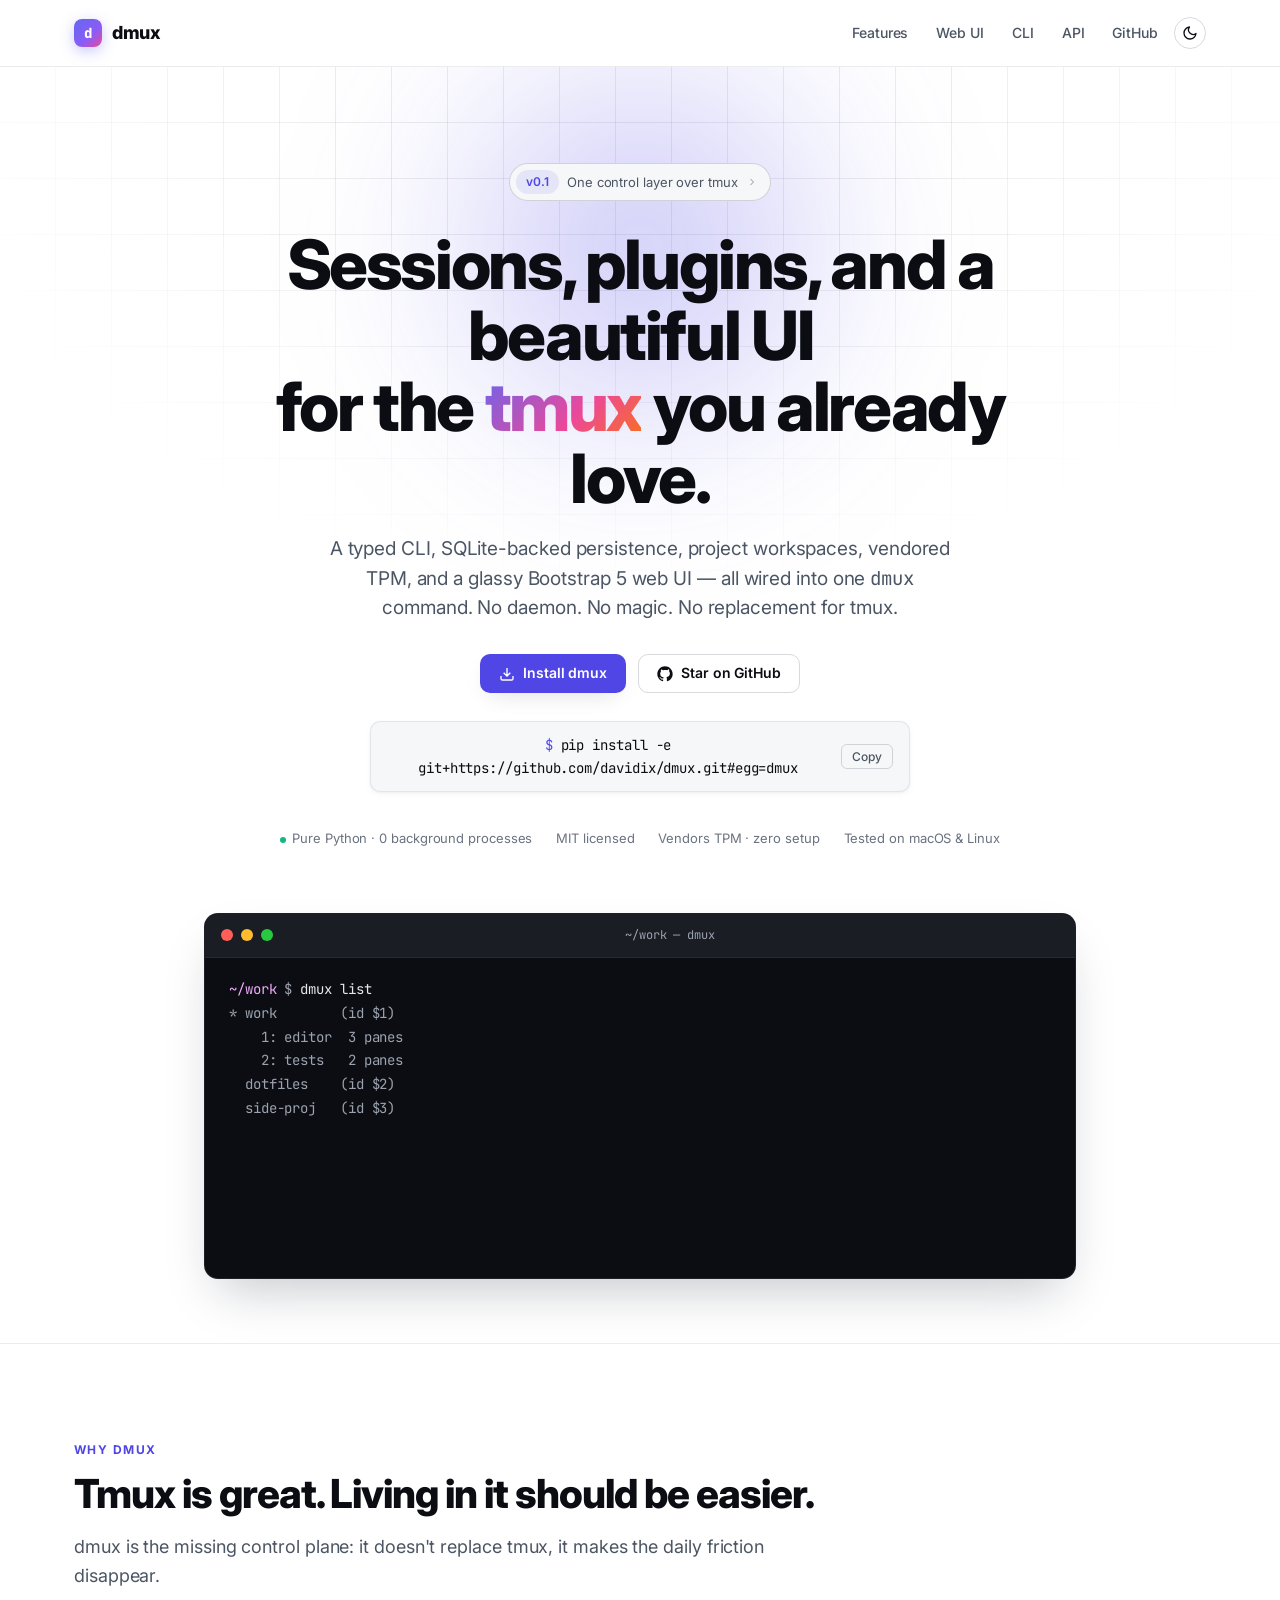
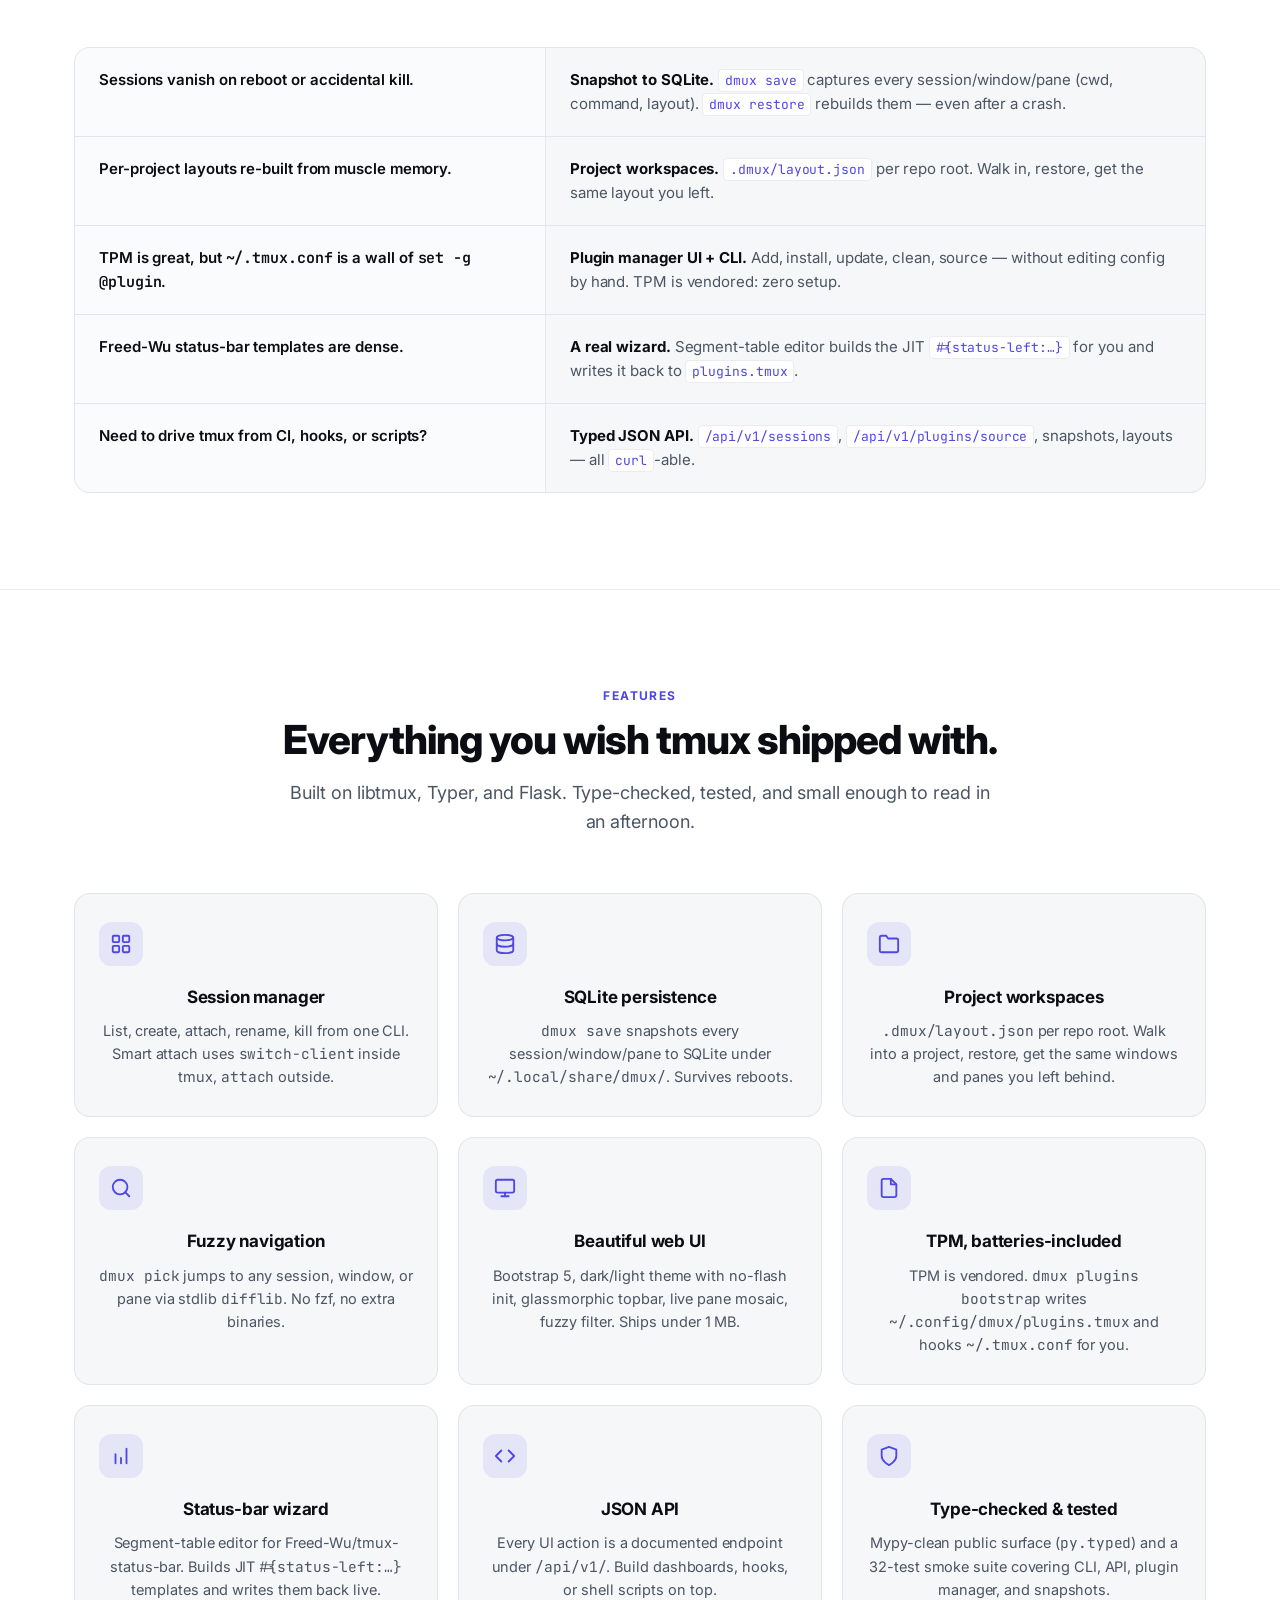
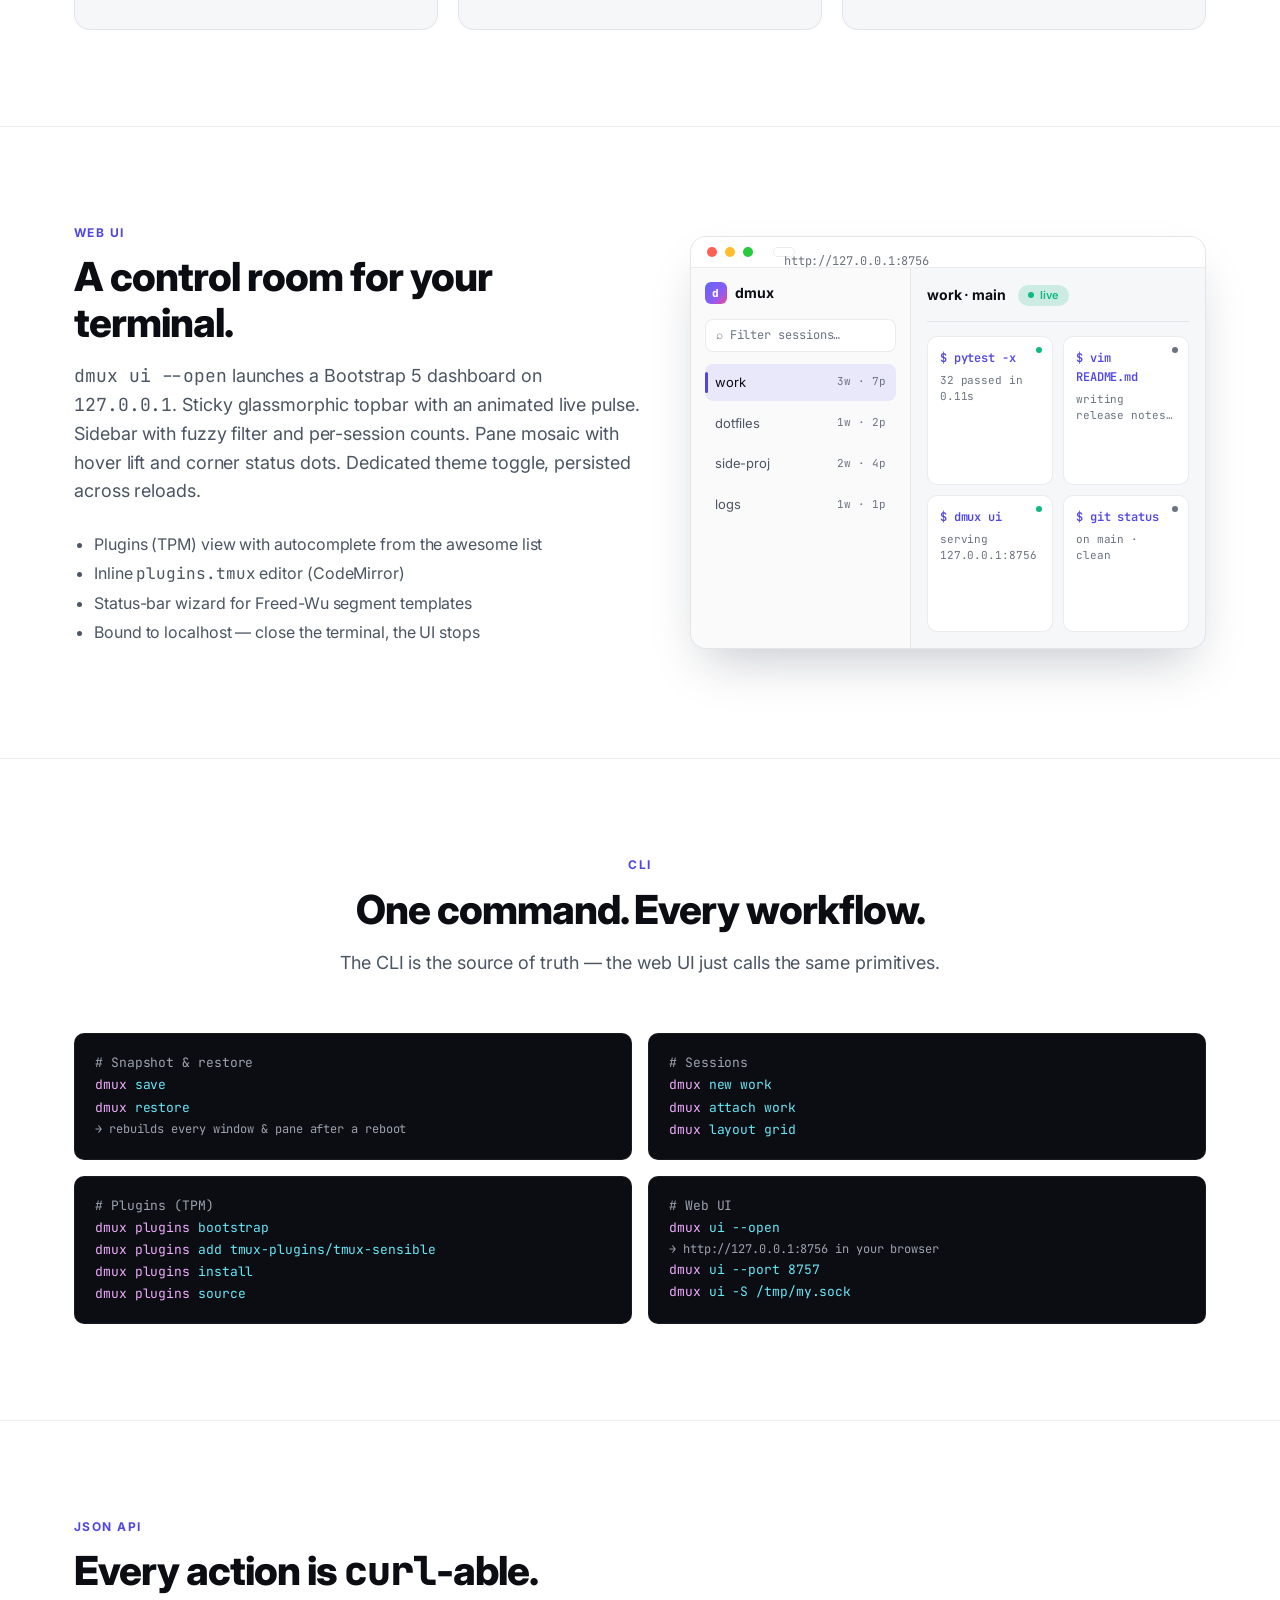
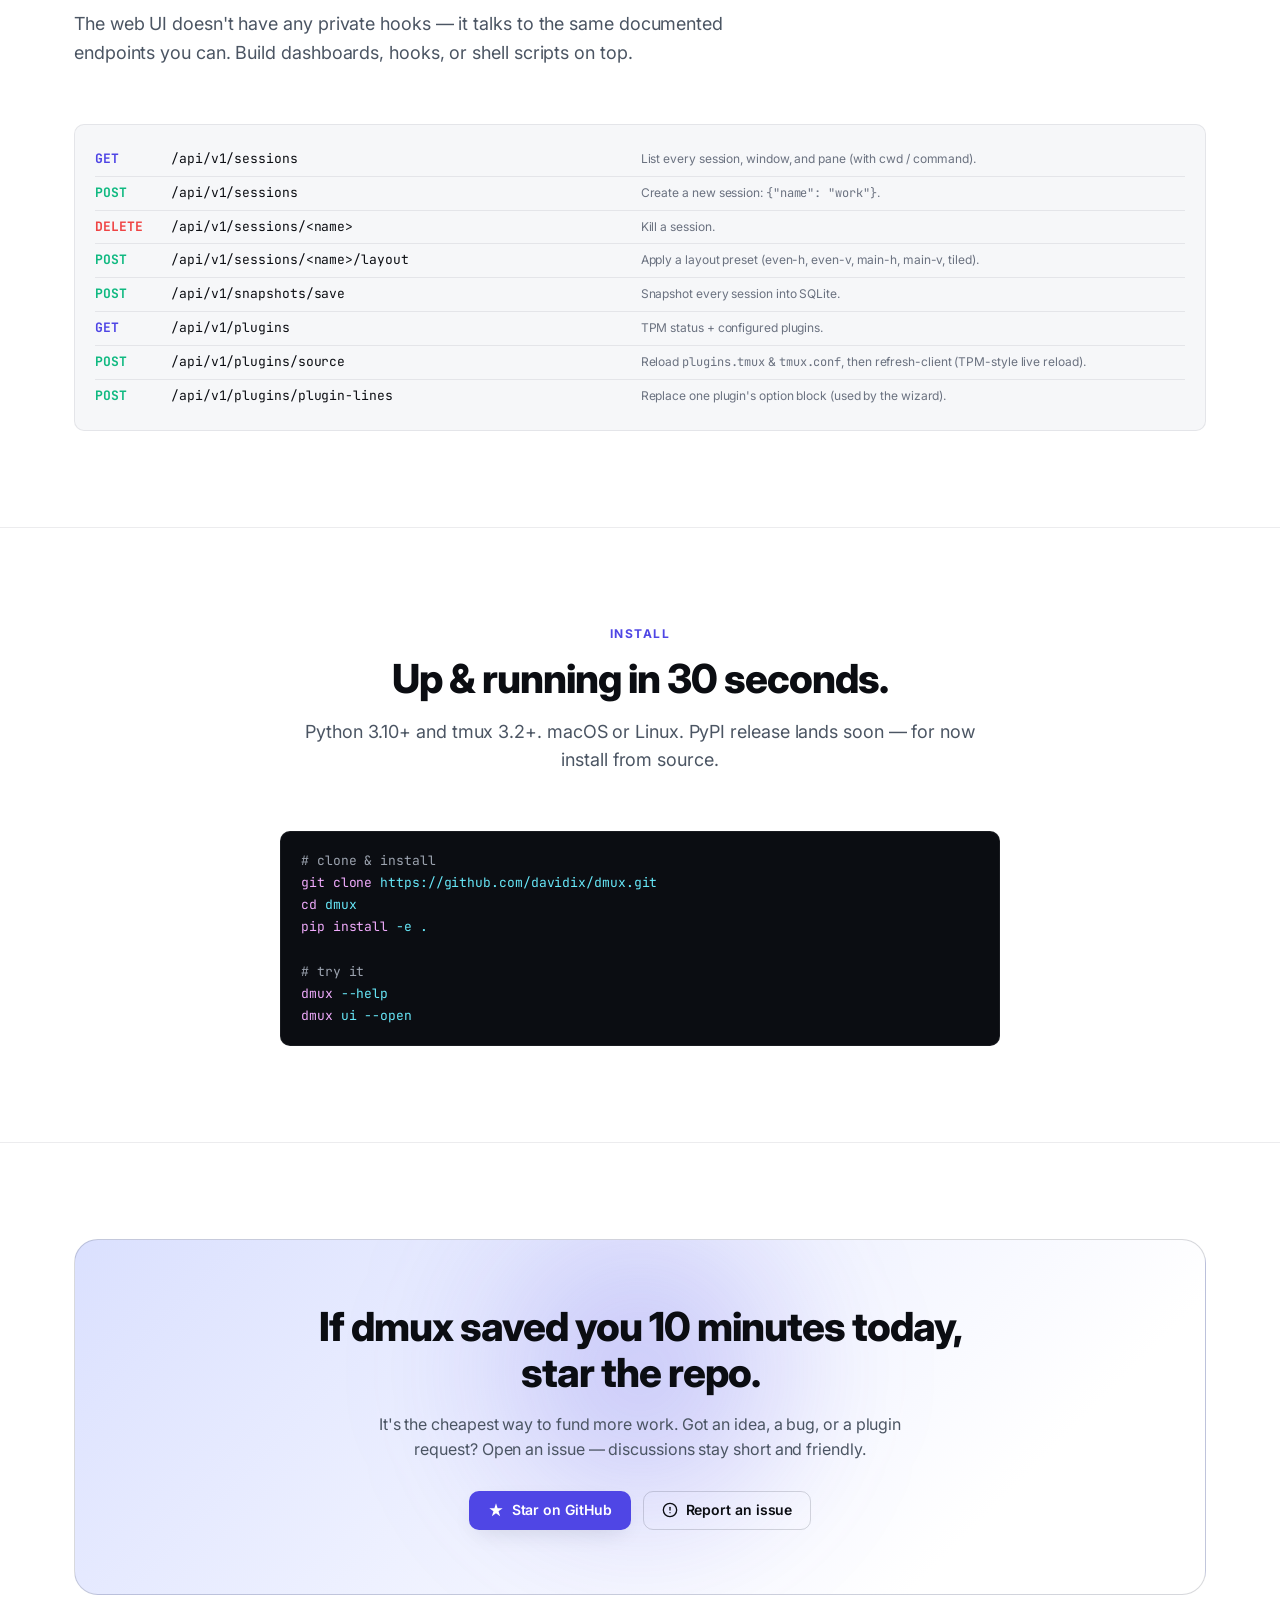
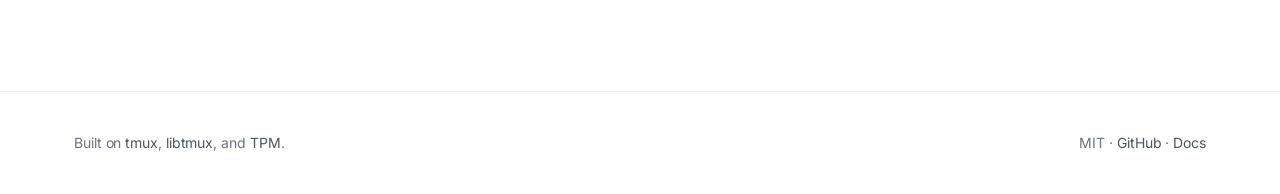
<file: docs/index.html>
<!doctype html>
<html lang="en" data-theme="dark">
  <head>
    <meta charset="utf-8" />
    <meta name="viewport" content="width=device-width, initial-scale=1, viewport-fit=cover" />
    <title>dmux — one control layer over tmux</title>
    <meta
      name="description"
      content="dmux is a unified control layer over tmux: typed CLI, SQLite-backed persistence, project workspaces, fuzzy navigation, JSON API, vendored TPM, and a beautiful web UI with a Freed-Wu status-bar wizard."
    />
    <meta name="theme-color" content="#0b0d12" media="(prefers-color-scheme: dark)" />
    <meta name="theme-color" content="#ffffff" media="(prefers-color-scheme: light)" />

    <!-- OpenGraph / Twitter -->
    <meta property="og:title" content="dmux — one control layer over tmux" />
    <meta
      property="og:description"
      content="Sessions, persistence, plugins, and a beautiful web UI for tmux. Built on libtmux, Typer, Flask. Vendors TPM."
    />
    <meta property="og:type" content="website" />
    <meta property="og:url" content="https://davidix.github.io/dmux/" />
    <meta property="og:image" content="https://davidix.github.io/dmux/assets/og-card.svg" />
    <meta name="twitter:card" content="summary_large_image" />
    <meta name="twitter:title" content="dmux — one control layer over tmux" />
    <meta
      name="twitter:description"
      content="Sessions, persistence, plugins, and a beautiful web UI for tmux."
    />
    <meta name="twitter:image" content="https://davidix.github.io/dmux/assets/og-card.svg" />

    <link rel="icon" type="image/svg+xml" href="assets/logo.svg" />
    <link
      rel="preconnect"
      href="https://fonts.googleapis.com"
      crossorigin="anonymous"
    />
    <link rel="preconnect" href="https://fonts.gstatic.com" crossorigin="anonymous" />
    <link
      rel="stylesheet"
      href="https://fonts.googleapis.com/css2?family=Inter:wght@400;500;600;700;800&family=JetBrains+Mono:wght@400;500;700&display=swap"
    />

    <!-- No-flash theme: read storage / system pref before first paint -->
    <script>
      (function () {
        try {
          var stored = localStorage.getItem("dmux-site-theme");
          var prefersDark =
            window.matchMedia &&
            window.matchMedia("(prefers-color-scheme: dark)").matches;
          var theme = stored || (prefersDark ? "dark" : "light");
          document.documentElement.setAttribute("data-theme", theme);
        } catch (e) {}
      })();
    </script>

    <style>
      :root {
        --bg: #ffffff;
        --bg-elev: #f6f7f9;
        --bg-elev-2: #ffffff;
        --text: #0b0d12;
        --text-muted: #4b5563;
        --text-subtle: #6b7280;
        --border: rgba(15, 23, 42, 0.08);
        --border-strong: rgba(15, 23, 42, 0.16);
        --primary: #4f46e5;
        --primary-hover: #4338ca;
        --primary-soft: rgba(79, 70, 229, 0.1);
        --accent: #10b981;
        --warn: #f59e0b;
        --danger: #ef4444;
        --shadow-sm: 0 1px 2px rgba(15, 23, 42, 0.04),
          0 2px 6px rgba(15, 23, 42, 0.04);
        --shadow-md: 0 8px 24px -10px rgba(15, 23, 42, 0.18);
        --shadow-lg: 0 24px 48px -16px rgba(15, 23, 42, 0.25);
        --radius-sm: 6px;
        --radius: 10px;
        --radius-lg: 16px;
        --radius-xl: 24px;
        --grid-fade: linear-gradient(180deg, rgba(255, 255, 255, 0) 0%, var(--bg) 80%);
        --term-bg: #0b0d12;
        --term-text: #e5e7eb;
        --term-dim: #9ca3af;
        --term-cyan: #67e8f9;
        --term-green: #86efac;
        --term-yellow: #fde047;
        --term-magenta: #f0abfc;
        --term-blue: #93c5fd;
      }

      [data-theme="dark"] {
        --bg: #0b0d12;
        --bg-elev: #11141b;
        --bg-elev-2: #161922;
        --text: #f1f5f9;
        --text-muted: #cbd5e1;
        --text-subtle: #94a3b8;
        --border: rgba(148, 163, 184, 0.14);
        --border-strong: rgba(148, 163, 184, 0.24);
        --primary: #818cf8;
        --primary-hover: #a5b4fc;
        --primary-soft: rgba(129, 140, 248, 0.16);
        --accent: #34d399;
        --shadow-sm: 0 1px 2px rgba(0, 0, 0, 0.3),
          0 2px 6px rgba(0, 0, 0, 0.25);
        --shadow-md: 0 8px 24px -10px rgba(0, 0, 0, 0.6);
        --shadow-lg: 0 24px 48px -16px rgba(0, 0, 0, 0.7);
        --grid-fade: linear-gradient(180deg, rgba(11, 13, 18, 0) 0%, var(--bg) 80%);
      }

      * {
        box-sizing: border-box;
      }
      html,
      body {
        margin: 0;
        padding: 0;
      }
      html {
        scroll-behavior: smooth;
      }
      body {
        font-family: "Inter", system-ui, -apple-system, "Segoe UI", Roboto, sans-serif;
        font-size: 16px;
        line-height: 1.6;
        color: var(--text);
        background: var(--bg);
        -webkit-font-smoothing: antialiased;
        -moz-osx-font-smoothing: grayscale;
        letter-spacing: -0.005em;
        overflow-x: hidden;
      }
      img,
      svg {
        max-width: 100%;
        display: block;
      }
      a {
        color: var(--primary);
        text-decoration: none;
        transition: color 0.15s ease;
      }
      a:hover {
        color: var(--primary-hover);
      }
      code,
      pre,
      kbd,
      .mono {
        font-family: "JetBrains Mono", ui-monospace, SFMono-Regular, Menlo,
          Consolas, monospace;
        font-feature-settings: "calt", "liga";
      }

      /* ---------- Layout primitives ---------- */
      .wrap {
        max-width: 1180px;
        margin: 0 auto;
        padding: 0 24px;
      }
      .stack > * + * {
        margin-top: 24px;
      }
      section {
        padding: 96px 0;
        position: relative;
      }
      section + section {
        border-top: 1px solid var(--border);
      }

      /* ---------- Buttons ---------- */
      .btn {
        display: inline-flex;
        align-items: center;
        gap: 8px;
        padding: 10px 18px;
        border-radius: var(--radius);
        border: 1px solid transparent;
        font-weight: 600;
        font-size: 14px;
        line-height: 1.2;
        cursor: pointer;
        transition: transform 0.12s ease, box-shadow 0.15s ease, background 0.15s ease,
          border-color 0.15s ease, color 0.15s ease;
        white-space: nowrap;
        text-decoration: none;
      }
      .btn-primary {
        background: var(--primary);
        color: #ffffff;
        box-shadow: var(--shadow-md);
      }
      .btn-primary:hover {
        background: var(--primary-hover);
        color: #ffffff;
        transform: translateY(-1px);
        box-shadow: var(--shadow-lg);
      }
      .btn-ghost {
        background: transparent;
        color: var(--text);
        border-color: var(--border-strong);
      }
      .btn-ghost:hover {
        background: var(--bg-elev);
        color: var(--text);
        transform: translateY(-1px);
      }
      .btn svg {
        width: 16px;
        height: 16px;
      }

      /* ---------- Top nav ---------- */
      .nav {
        position: sticky;
        top: 0;
        z-index: 50;
        backdrop-filter: saturate(180%) blur(14px);
        -webkit-backdrop-filter: saturate(180%) blur(14px);
        background: color-mix(in oklab, var(--bg) 80%, transparent);
        border-bottom: 1px solid var(--border);
      }
      .nav-inner {
        display: flex;
        align-items: center;
        gap: 16px;
        padding: 14px 24px;
        max-width: 1180px;
        margin: 0 auto;
      }
      .brand {
        display: flex;
        align-items: center;
        gap: 10px;
        font-weight: 800;
        font-size: 18px;
        color: var(--text);
        letter-spacing: -0.02em;
      }
      .brand-logo {
        width: 28px;
        height: 28px;
        border-radius: 8px;
        background: linear-gradient(135deg, #6366f1, #8b5cf6 60%, #ec4899);
        display: grid;
        place-items: center;
        color: #fff;
        font-weight: 800;
        font-size: 14px;
        font-family: "JetBrains Mono", monospace;
        letter-spacing: -0.04em;
        box-shadow: 0 4px 14px rgba(99, 102, 241, 0.35);
      }
      .nav-links {
        display: flex;
        gap: 4px;
        margin-left: auto;
        align-items: center;
      }
      .nav-link {
        padding: 8px 12px;
        border-radius: 8px;
        color: var(--text-muted);
        font-weight: 500;
        font-size: 14px;
      }
      .nav-link:hover {
        background: var(--bg-elev);
        color: var(--text);
      }
      .theme-toggle {
        background: transparent;
        border: 1px solid var(--border-strong);
        border-radius: 999px;
        padding: 6px;
        width: 32px;
        height: 32px;
        cursor: pointer;
        color: var(--text);
        display: grid;
        place-items: center;
      }
      .theme-toggle:hover {
        background: var(--bg-elev);
      }
      .theme-toggle svg {
        width: 16px;
        height: 16px;
      }
      [data-theme="dark"] .theme-toggle .icon-moon {
        display: none;
      }
      [data-theme="light"] .theme-toggle .icon-sun {
        display: none;
      }

      /* ---------- Hero ---------- */
      .hero {
        padding: 96px 0 64px;
        position: relative;
        overflow: hidden;
      }
      .hero::before {
        content: "";
        position: absolute;
        inset: 0;
        background-image: linear-gradient(var(--border) 1px, transparent 1px),
          linear-gradient(90deg, var(--border) 1px, transparent 1px);
        background-size: 56px 56px;
        background-position: -1px -1px;
        mask-image: radial-gradient(ellipse 80% 60% at 50% 0%, #000 30%, transparent 70%);
        -webkit-mask-image: radial-gradient(
          ellipse 80% 60% at 50% 0%,
          #000 30%,
          transparent 70%
        );
        pointer-events: none;
      }
      .hero::after {
        content: "";
        position: absolute;
        top: -120px;
        left: 50%;
        transform: translateX(-50%);
        width: 600px;
        height: 600px;
        background: radial-gradient(
          circle,
          color-mix(in oklab, var(--primary) 35%, transparent) 0%,
          transparent 60%
        );
        filter: blur(80px);
        pointer-events: none;
        z-index: 0;
      }
      .hero-inner {
        position: relative;
        z-index: 1;
        max-width: 880px;
        margin: 0 auto;
        text-align: center;
      }
      .pill {
        display: inline-flex;
        align-items: center;
        gap: 8px;
        padding: 6px 12px 6px 6px;
        border: 1px solid var(--border-strong);
        background: var(--bg-elev);
        border-radius: 999px;
        font-size: 13px;
        color: var(--text-muted);
        margin-bottom: 28px;
      }
      .pill .pill-tag {
        background: var(--primary-soft);
        color: var(--primary);
        font-weight: 600;
        padding: 2px 10px;
        border-radius: 999px;
        font-size: 12px;
      }
      .pill svg {
        width: 12px;
        height: 12px;
        opacity: 0.6;
      }
      h1 {
        font-size: clamp(40px, 6vw, 68px);
        line-height: 1.05;
        letter-spacing: -0.035em;
        font-weight: 800;
        margin: 0 0 20px;
        color: var(--text);
      }
      h1 .grad {
        background: linear-gradient(135deg, #6366f1 0%, #ec4899 60%, #f97316 100%);
        -webkit-background-clip: text;
        background-clip: text;
        color: transparent;
      }
      .hero-sub {
        font-size: 19px;
        color: var(--text-muted);
        max-width: 640px;
        margin: 0 auto 32px;
        line-height: 1.55;
      }
      .hero-ctas {
        display: flex;
        gap: 12px;
        justify-content: center;
        flex-wrap: wrap;
        margin-bottom: 28px;
      }
      .install-card {
        max-width: 540px;
        margin: 0 auto;
        background: var(--bg-elev);
        border: 1px solid var(--border);
        border-radius: var(--radius);
        padding: 12px 16px;
        display: flex;
        align-items: center;
        justify-content: space-between;
        gap: 12px;
        font-family: "JetBrains Mono", monospace;
        font-size: 14px;
        color: var(--text);
        box-shadow: var(--shadow-sm);
      }
      .install-card span.prompt {
        color: var(--primary);
        margin-right: 8px;
      }
      .install-card .copy-btn {
        background: transparent;
        border: 1px solid var(--border-strong);
        color: var(--text-muted);
        padding: 4px 10px;
        border-radius: 6px;
        cursor: pointer;
        font-size: 12px;
        font-family: "Inter", sans-serif;
        font-weight: 500;
        transition: all 0.15s ease;
      }
      .install-card .copy-btn:hover {
        background: var(--bg);
        color: var(--text);
      }
      .install-card .copy-btn.ok {
        background: var(--accent);
        color: #fff;
        border-color: var(--accent);
      }
      .hero-meta {
        margin-top: 36px;
        display: flex;
        gap: 24px;
        justify-content: center;
        flex-wrap: wrap;
        font-size: 13px;
        color: var(--text-subtle);
      }
      .hero-meta .dot {
        width: 6px;
        height: 6px;
        border-radius: 999px;
        background: var(--accent);
        display: inline-block;
        margin-right: 6px;
        animation: pulse 2s ease-in-out infinite;
      }
      @keyframes pulse {
        0%,
        100% {
          opacity: 0.6;
          transform: scale(1);
        }
        50% {
          opacity: 1;
          transform: scale(1.4);
        }
      }

      /* ---------- Hero terminal ---------- */
      .term-wrap {
        margin-top: 64px;
        max-width: 920px;
        margin-left: auto;
        margin-right: auto;
        position: relative;
        z-index: 1;
      }
      .terminal {
        background: var(--term-bg);
        border-radius: 14px;
        overflow: hidden;
        box-shadow: var(--shadow-lg), 0 0 0 1px rgba(255, 255, 255, 0.06);
        border: 1px solid rgba(255, 255, 255, 0.08);
      }
      .term-bar {
        background: #1a1d24;
        padding: 12px 16px;
        display: flex;
        align-items: center;
        gap: 8px;
        border-bottom: 1px solid rgba(255, 255, 255, 0.06);
      }
      .term-bar .dot-r {
        background: #ff5f56;
      }
      .term-bar .dot-y {
        background: #ffbd2e;
      }
      .term-bar .dot-g {
        background: #27c93f;
      }
      .term-bar > span {
        width: 12px;
        height: 12px;
        border-radius: 999px;
      }
      .term-bar .term-title {
        margin-left: auto;
        font-family: "JetBrains Mono", monospace;
        color: var(--term-dim);
        font-size: 12px;
        margin-right: auto;
        text-align: center;
      }
      .term-body {
        padding: 20px 24px 24px;
        font-family: "JetBrains Mono", monospace;
        font-size: 14px;
        line-height: 1.7;
        color: var(--term-text);
        min-height: 320px;
        text-align: left;
      }
      .term-line {
        white-space: pre-wrap;
      }
      .term-prompt {
        color: var(--term-magenta);
      }
      .term-cmd {
        color: var(--term-text);
      }
      .term-out {
        color: var(--term-dim);
      }
      .term-ok {
        color: var(--term-green);
      }
      .term-key {
        color: var(--term-cyan);
      }
      .term-warn {
        color: var(--term-yellow);
      }
      .term-blue {
        color: var(--term-blue);
      }
      .cursor {
        display: inline-block;
        width: 8px;
        height: 16px;
        background: var(--term-text);
        margin-left: 2px;
        vertical-align: text-bottom;
        animation: blink 1s steps(2) infinite;
      }
      @keyframes blink {
        50% {
          opacity: 0;
        }
      }

      /* ---------- Section heads ---------- */
      .eyebrow {
        font-size: 12px;
        font-weight: 700;
        text-transform: uppercase;
        letter-spacing: 0.12em;
        color: var(--primary);
        margin-bottom: 12px;
      }
      h2 {
        font-size: clamp(28px, 4vw, 40px);
        line-height: 1.15;
        letter-spacing: -0.025em;
        font-weight: 800;
        margin: 0 0 16px;
      }
      .lead {
        font-size: 18px;
        color: var(--text-muted);
        max-width: 720px;
        margin: 0 0 56px;
        line-height: 1.6;
      }
      .center {
        text-align: center;
      }
      .center .lead {
        margin-left: auto;
        margin-right: auto;
      }

      /* ---------- Features grid ---------- */
      .grid-features {
        display: grid;
        grid-template-columns: repeat(3, 1fr);
        gap: 20px;
      }
      @media (max-width: 880px) {
        .grid-features {
          grid-template-columns: 1fr;
        }
      }
      .feature {
        background: var(--bg-elev);
        border: 1px solid var(--border);
        border-radius: var(--radius-lg);
        padding: 28px 24px;
        transition: transform 0.2s ease, box-shadow 0.2s ease, border-color 0.2s ease;
        position: relative;
      }
      .feature:hover {
        transform: translateY(-3px);
        box-shadow: var(--shadow-md);
        border-color: var(--border-strong);
      }
      .feature-icon {
        width: 44px;
        height: 44px;
        border-radius: 12px;
        background: var(--primary-soft);
        color: var(--primary);
        display: grid;
        place-items: center;
        margin-bottom: 18px;
      }
      .feature-icon svg {
        width: 22px;
        height: 22px;
      }
      .feature h3 {
        margin: 0 0 8px;
        font-size: 17px;
        font-weight: 700;
        color: var(--text);
        letter-spacing: -0.01em;
      }
      .feature p {
        margin: 0;
        color: var(--text-muted);
        font-size: 14.5px;
        line-height: 1.6;
      }

      /* ---------- Comparison table ---------- */
      .compare {
        background: var(--bg-elev);
        border: 1px solid var(--border);
        border-radius: var(--radius-lg);
        overflow: hidden;
      }
      .compare-row {
        display: grid;
        grid-template-columns: 1fr 1.4fr;
        border-top: 1px solid var(--border);
      }
      .compare-row:first-child {
        border-top: none;
      }
      .compare-cell {
        padding: 20px 24px;
      }
      .compare-cell.q {
        background: color-mix(in oklab, var(--bg-elev-2) 50%, var(--bg-elev));
        font-weight: 600;
        color: var(--text);
        border-right: 1px solid var(--border);
        font-size: 15px;
      }
      .compare-cell.a {
        color: var(--text-muted);
        font-size: 15px;
      }
      .compare-cell.a strong {
        color: var(--text);
      }
      .compare-cell.a code {
        background: var(--bg);
        padding: 2px 6px;
        border-radius: 4px;
        border: 1px solid var(--border);
        font-size: 13px;
        color: var(--primary);
      }
      @media (max-width: 720px) {
        .compare-row {
          grid-template-columns: 1fr;
        }
        .compare-cell.q {
          border-right: none;
          border-bottom: 1px solid var(--border);
        }
      }

      /* ---------- UI mock ---------- */
      .ui-mock-wrap {
        display: grid;
        grid-template-columns: 1.1fr 1fr;
        gap: 48px;
        align-items: center;
      }
      @media (max-width: 920px) {
        .ui-mock-wrap {
          grid-template-columns: 1fr;
        }
      }
      .ui-mock {
        background: var(--bg-elev);
        border: 1px solid var(--border);
        border-radius: var(--radius-lg);
        overflow: hidden;
        box-shadow: var(--shadow-lg);
      }
      .ui-mock-bar {
        background: var(--bg-elev-2);
        padding: 10px 16px;
        display: flex;
        align-items: center;
        gap: 8px;
        border-bottom: 1px solid var(--border);
      }
      .ui-mock-bar > span {
        width: 10px;
        height: 10px;
        border-radius: 999px;
      }
      .ui-mock-bar .url {
        margin-left: 12px;
        font-family: "JetBrains Mono", monospace;
        font-size: 12px;
        color: var(--text-subtle);
        background: var(--bg);
        padding: 4px 10px;
        border-radius: 6px;
        border: 1px solid var(--border);
      }
      .ui-mock-body {
        display: grid;
        grid-template-columns: 220px 1fr;
        min-height: 380px;
      }
      .ui-mock-side {
        background: color-mix(in oklab, var(--bg-elev) 60%, var(--bg));
        border-right: 1px solid var(--border);
        padding: 14px;
      }
      .ui-mock-brand {
        display: flex;
        align-items: center;
        gap: 8px;
        font-weight: 700;
        font-size: 14px;
        color: var(--text);
        margin-bottom: 14px;
      }
      .ui-mock-brand .brand-mini {
        width: 22px;
        height: 22px;
        border-radius: 6px;
        background: linear-gradient(135deg, #6366f1, #8b5cf6 60%, #ec4899);
        color: #fff;
        font-family: "JetBrains Mono", monospace;
        font-size: 11px;
        font-weight: 800;
        display: grid;
        place-items: center;
      }
      .ui-mock-search {
        background: var(--bg);
        border: 1px solid var(--border);
        border-radius: 8px;
        padding: 6px 10px;
        font-size: 12px;
        color: var(--text-subtle);
        margin-bottom: 12px;
        font-family: "JetBrains Mono", monospace;
      }
      .ui-mock-list {
        display: flex;
        flex-direction: column;
        gap: 4px;
      }
      .session-row {
        display: flex;
        align-items: center;
        gap: 10px;
        padding: 8px 10px;
        border-radius: 8px;
        font-size: 13px;
        color: var(--text-muted);
        position: relative;
        transition: background 0.15s ease;
      }
      .session-row:hover {
        background: var(--bg);
      }
      .session-row.active {
        background: var(--primary-soft);
        color: var(--text);
      }
      .session-row.active::before {
        content: "";
        position: absolute;
        left: 0;
        top: 8px;
        bottom: 8px;
        width: 3px;
        border-radius: 999px;
        background: var(--primary);
      }
      .session-row .meta {
        margin-left: auto;
        font-family: "JetBrains Mono", monospace;
        font-size: 11px;
        color: var(--text-subtle);
        font-variant-numeric: tabular-nums;
      }
      .ui-mock-main {
        padding: 16px;
        display: flex;
        flex-direction: column;
        gap: 14px;
      }
      .ui-mock-topbar {
        display: flex;
        align-items: center;
        gap: 12px;
        padding-bottom: 14px;
        border-bottom: 1px solid var(--border);
      }
      .ui-mock-topbar .title {
        font-weight: 700;
        font-size: 14px;
        color: var(--text);
      }
      .ui-mock-topbar .badge {
        background: color-mix(in oklab, var(--accent) 18%, transparent);
        color: var(--accent);
        padding: 2px 10px;
        border-radius: 999px;
        font-size: 11px;
        font-weight: 600;
        display: inline-flex;
        align-items: center;
        gap: 6px;
      }
      .ui-mock-topbar .badge::before {
        content: "";
        width: 6px;
        height: 6px;
        border-radius: 999px;
        background: var(--accent);
        animation: pulse 2s ease-in-out infinite;
      }
      .pane-grid {
        display: grid;
        grid-template-columns: repeat(2, 1fr);
        gap: 10px;
        flex: 1;
      }
      .pane-tile {
        background: var(--bg);
        border: 1px solid var(--border);
        border-radius: 10px;
        padding: 12px;
        font-family: "JetBrains Mono", monospace;
        font-size: 11px;
        color: var(--text-muted);
        position: relative;
        min-height: 90px;
        transition: transform 0.15s ease, box-shadow 0.15s ease;
      }
      .pane-tile:hover {
        transform: translateY(-2px);
        box-shadow: var(--shadow-sm);
      }
      .pane-tile::after {
        content: "";
        position: absolute;
        top: 10px;
        right: 10px;
        width: 6px;
        height: 6px;
        border-radius: 999px;
        background: var(--text-subtle);
      }
      .pane-tile.live::after {
        background: var(--accent);
        animation: pulse 2s ease-in-out infinite;
      }
      .pane-tile .cmd {
        color: var(--primary);
        font-weight: 600;
        margin-bottom: 4px;
        font-size: 12px;
      }
      .pane-tile .out {
        color: var(--text-subtle);
        line-height: 1.5;
      }

      /* ---------- CLI showcase ---------- */
      .cli-grid {
        display: grid;
        grid-template-columns: repeat(2, 1fr);
        gap: 16px;
      }
      @media (max-width: 720px) {
        .cli-grid {
          grid-template-columns: 1fr;
        }
      }
      .cli-card {
        background: var(--term-bg);
        border-radius: var(--radius);
        padding: 18px 20px;
        font-family: "JetBrains Mono", monospace;
        font-size: 13px;
        color: var(--term-text);
        line-height: 1.7;
        border: 1px solid rgba(255, 255, 255, 0.06);
      }
      .cli-card .cmd {
        color: var(--term-magenta);
      }
      .cli-card .arg {
        color: var(--term-cyan);
      }
      .cli-card .out {
        color: var(--term-dim);
        font-size: 12px;
      }
      .cli-card .muted {
        color: var(--term-dim);
      }

      /* ---------- API ---------- */
      .api-block {
        background: var(--bg-elev);
        border: 1px solid var(--border);
        border-radius: var(--radius);
        padding: 18px 20px;
        font-family: "JetBrains Mono", monospace;
        font-size: 13px;
        color: var(--text);
        overflow-x: auto;
      }
      .api-block .verb {
        font-weight: 700;
        color: var(--primary);
      }
      .api-block .verb.post {
        color: var(--accent);
      }
      .api-block .verb.del {
        color: var(--danger);
      }
      .api-block .path {
        color: var(--text);
      }
      .api-block .desc {
        color: var(--text-subtle);
        font-family: "Inter", sans-serif;
        font-size: 12px;
      }
      .api-row {
        display: grid;
        grid-template-columns: 60px 1fr 1.2fr;
        gap: 16px;
        padding: 6px 0;
        border-top: 1px solid var(--border);
      }
      .api-row:first-child {
        border-top: none;
      }
      @media (max-width: 720px) {
        .api-row {
          grid-template-columns: 60px 1fr;
        }
        .api-row .desc {
          grid-column: 1 / -1;
          padding-left: 76px;
        }
      }

      /* ---------- CTA ---------- */
      .cta {
        background: linear-gradient(
          135deg,
          color-mix(in oklab, var(--primary) 18%, var(--bg)) 0%,
          var(--bg) 80%
        );
        border-radius: var(--radius-xl);
        padding: 64px 48px;
        text-align: center;
        border: 1px solid var(--border-strong);
        position: relative;
        overflow: hidden;
      }
      .cta::before {
        content: "";
        position: absolute;
        top: -120px;
        left: 50%;
        width: 500px;
        height: 500px;
        transform: translateX(-50%);
        background: radial-gradient(
          circle,
          color-mix(in oklab, var(--primary) 30%, transparent) 0%,
          transparent 60%
        );
        filter: blur(60px);
      }
      .cta > * {
        position: relative;
      }
      .cta h2 {
        margin-bottom: 16px;
      }
      .cta p {
        color: var(--text-muted);
        max-width: 580px;
        margin: 0 auto 28px;
      }

      /* ---------- Footer ---------- */
      footer {
        padding: 40px 0;
        border-top: 1px solid var(--border);
        color: var(--text-subtle);
        font-size: 14px;
      }
      footer .wrap {
        display: flex;
        justify-content: space-between;
        align-items: center;
        gap: 16px;
        flex-wrap: wrap;
      }
      footer a {
        color: var(--text-muted);
      }
      footer a:hover {
        color: var(--text);
      }

      /* ---------- Reveal on scroll ---------- */
      .reveal {
        opacity: 0;
        transform: translateY(20px);
        transition: opacity 0.7s ease, transform 0.7s ease;
      }
      .reveal.in {
        opacity: 1;
        transform: translateY(0);
      }

      @media (prefers-reduced-motion: reduce) {
        *,
        *::before,
        *::after {
          animation-duration: 0.001ms !important;
          transition-duration: 0.001ms !important;
        }
      }
    </style>
  </head>
  <body>
    <!-- ============ Nav ============ -->
    <nav class="nav">
      <div class="nav-inner">
        <a href="#" class="brand">
          <span class="brand-logo">d</span>
          <span>dmux</span>
        </a>
        <div class="nav-links">
          <a href="#features" class="nav-link">Features</a>
          <a href="#ui" class="nav-link">Web UI</a>
          <a href="#cli" class="nav-link">CLI</a>
          <a href="#api" class="nav-link">API</a>
          <a
            href="https://github.com/davidix/dmux"
            class="nav-link"
            target="_blank"
            rel="noopener"
            >GitHub</a
          >
          <button
            class="theme-toggle"
            id="theme-toggle"
            aria-label="Toggle color theme"
            type="button"
          >
            <svg
              class="icon-sun"
              viewBox="0 0 24 24"
              fill="none"
              stroke="currentColor"
              stroke-width="2"
              stroke-linecap="round"
              stroke-linejoin="round"
            >
              <circle cx="12" cy="12" r="4" />
              <path
                d="M12 2v2M12 20v2M4.93 4.93l1.41 1.41M17.66 17.66l1.41 1.41M2 12h2M20 12h2M4.93 19.07l1.41-1.41M17.66 6.34l1.41-1.41"
              />
            </svg>
            <svg
              class="icon-moon"
              viewBox="0 0 24 24"
              fill="none"
              stroke="currentColor"
              stroke-width="2"
              stroke-linecap="round"
              stroke-linejoin="round"
            >
              <path d="M21 12.79A9 9 0 1 1 11.21 3 7 7 0 0 0 21 12.79z" />
            </svg>
          </button>
        </div>
      </div>
    </nav>

    <!-- ============ Hero ============ -->
    <section class="hero">
      <div class="wrap hero-inner">
        <div class="pill">
          <span class="pill-tag">v0.1</span>
          <span>One control layer over tmux</span>
          <svg viewBox="0 0 24 24" fill="none" stroke="currentColor" stroke-width="2">
            <path d="M9 18l6-6-6-6" />
          </svg>
        </div>
        <h1>
          Sessions, plugins, and a beautiful UI<br />
          for the <span class="grad">tmux</span> you already love.
        </h1>
        <p class="hero-sub">
          A typed CLI, SQLite-backed persistence, project workspaces, vendored TPM,
          and a glassy Bootstrap 5 web UI — all wired into one
          <code>dmux</code> command. No daemon. No magic. No replacement for tmux.
        </p>
        <div class="hero-ctas">
          <a href="#install" class="btn btn-primary">
            <svg viewBox="0 0 24 24" fill="none" stroke="currentColor" stroke-width="2">
              <path d="M21 15v4a2 2 0 0 1-2 2H5a2 2 0 0 1-2-2v-4M7 10l5 5 5-5M12 15V3" />
            </svg>
            Install dmux
          </a>
          <a
            href="https://github.com/davidix/dmux"
            class="btn btn-ghost"
            target="_blank"
            rel="noopener"
          >
            <svg viewBox="0 0 24 24" fill="currentColor">
              <path
                d="M12 .5C5.7.5.5 5.7.5 12c0 5.1 3.3 9.4 7.9 10.9.6.1.8-.3.8-.6v-2c-3.2.7-3.9-1.5-3.9-1.5-.5-1.4-1.3-1.7-1.3-1.7-1-.7.1-.7.1-.7 1.2.1 1.8 1.2 1.8 1.2 1 1.8 2.8 1.3 3.5 1 .1-.8.4-1.3.7-1.6-2.6-.3-5.3-1.3-5.3-5.7 0-1.3.5-2.3 1.2-3.1-.1-.3-.5-1.5.1-3.1 0 0 1-.3 3.3 1.2.9-.3 2-.4 3-.4s2 .1 3 .4C17 4.5 18 4.8 18 4.8c.6 1.6.2 2.8.1 3.1.8.8 1.2 1.9 1.2 3.1 0 4.4-2.7 5.4-5.3 5.7.4.4.8 1.1.8 2.2v3.2c0 .3.2.7.8.6C20.2 21.4 23.5 17.1 23.5 12 23.5 5.7 18.3.5 12 .5z"
              />
            </svg>
            Star on GitHub
          </a>
        </div>
        <div class="install-card">
          <div>
            <span class="prompt">$</span><span id="install-cmd"
              >pip install -e git+https://github.com/davidix/dmux.git#egg=dmux</span
            >
          </div>
          <button class="copy-btn" id="copy-install" type="button">Copy</button>
        </div>
        <div class="hero-meta">
          <span><span class="dot"></span>Pure Python · 0 background processes</span>
          <span>MIT licensed</span>
          <span>Vendors TPM · zero setup</span>
          <span>Tested on macOS &amp; Linux</span>
        </div>
      </div>

      <!-- Animated terminal -->
      <div class="wrap term-wrap reveal">
        <div class="terminal">
          <div class="term-bar">
            <span class="dot-r"></span>
            <span class="dot-y"></span>
            <span class="dot-g"></span>
            <div class="term-title">~/work — dmux</div>
          </div>
          <div class="term-body" id="term-body" aria-live="polite"></div>
        </div>
      </div>
    </section>

    <!-- ============ Why dmux ============ -->
    <section id="why">
      <div class="wrap">
        <div class="eyebrow">Why dmux</div>
        <h2>Tmux is great. Living in it should be easier.</h2>
        <p class="lead">
          dmux is the missing control plane: it doesn't replace tmux, it makes the daily
          friction disappear.
        </p>

        <div class="compare">
          <div class="compare-row">
            <div class="compare-cell q">Sessions vanish on reboot or accidental kill.</div>
            <div class="compare-cell a">
              <strong>Snapshot to SQLite.</strong> <code>dmux save</code> captures every
              session/window/pane (cwd, command, layout). <code>dmux restore</code>
              rebuilds them — even after a crash.
            </div>
          </div>
          <div class="compare-row">
            <div class="compare-cell q">Per-project layouts re-built from muscle memory.</div>
            <div class="compare-cell a">
              <strong>Project workspaces.</strong>
              <code>.dmux/layout.json</code> per repo root. Walk in, restore, get the
              same layout you left.
            </div>
          </div>
          <div class="compare-row">
            <div class="compare-cell q">TPM is great, but <code>~/.tmux.conf</code> is a wall of <code>set -g @plugin</code>.</div>
            <div class="compare-cell a">
              <strong>Plugin manager UI + CLI.</strong> Add, install, update, clean,
              source — without editing config by hand. TPM is vendored: zero setup.
            </div>
          </div>
          <div class="compare-row">
            <div class="compare-cell q">Freed-Wu status-bar templates are dense.</div>
            <div class="compare-cell a">
              <strong>A real wizard.</strong> Segment-table editor builds the JIT
              <code>#{status-left:…}</code> for you and writes it back to
              <code>plugins.tmux</code>.
            </div>
          </div>
          <div class="compare-row">
            <div class="compare-cell q">Need to drive tmux from CI, hooks, or scripts?</div>
            <div class="compare-cell a">
              <strong>Typed JSON API.</strong>
              <code>/api/v1/sessions</code>, <code>/api/v1/plugins/source</code>,
              snapshots, layouts — all <code>curl</code>-able.
            </div>
          </div>
        </div>
      </div>
    </section>

    <!-- ============ Features grid ============ -->
    <section id="features" class="center">
      <div class="wrap">
        <div class="eyebrow">Features</div>
        <h2>Everything you wish tmux shipped with.</h2>
        <p class="lead">
          Built on libtmux, Typer, and Flask. Type-checked, tested, and small enough
          to read in an afternoon.
        </p>

        <div class="grid-features">
          <div class="feature reveal">
            <div class="feature-icon">
              <svg viewBox="0 0 24 24" fill="none" stroke="currentColor" stroke-width="2" stroke-linecap="round" stroke-linejoin="round">
                <rect x="3" y="3" width="7" height="7" rx="1" />
                <rect x="14" y="3" width="7" height="7" rx="1" />
                <rect x="3" y="14" width="7" height="7" rx="1" />
                <rect x="14" y="14" width="7" height="7" rx="1" />
              </svg>
            </div>
            <h3>Session manager</h3>
            <p>
              List, create, attach, rename, kill from one CLI. Smart attach uses
              <code>switch-client</code> inside tmux, <code>attach</code> outside.
            </p>
          </div>
          <div class="feature reveal">
            <div class="feature-icon">
              <svg viewBox="0 0 24 24" fill="none" stroke="currentColor" stroke-width="2" stroke-linecap="round" stroke-linejoin="round">
                <ellipse cx="12" cy="5" rx="9" ry="3" />
                <path d="M3 5v14c0 1.7 4 3 9 3s9-1.3 9-3V5" />
                <path d="M3 12c0 1.7 4 3 9 3s9-1.3 9-3" />
              </svg>
            </div>
            <h3>SQLite persistence</h3>
            <p>
              <code>dmux save</code> snapshots every session/window/pane to SQLite
              under <code>~/.local/share/dmux/</code>. Survives reboots.
            </p>
          </div>
          <div class="feature reveal">
            <div class="feature-icon">
              <svg viewBox="0 0 24 24" fill="none" stroke="currentColor" stroke-width="2" stroke-linecap="round" stroke-linejoin="round">
                <path d="M22 19a2 2 0 0 1-2 2H4a2 2 0 0 1-2-2V5a2 2 0 0 1 2-2h5l2 3h9a2 2 0 0 1 2 2z" />
              </svg>
            </div>
            <h3>Project workspaces</h3>
            <p>
              <code>.dmux/layout.json</code> per repo root. Walk into a project, restore,
              get the same windows and panes you left behind.
            </p>
          </div>
          <div class="feature reveal">
            <div class="feature-icon">
              <svg viewBox="0 0 24 24" fill="none" stroke="currentColor" stroke-width="2" stroke-linecap="round" stroke-linejoin="round">
                <circle cx="11" cy="11" r="8" />
                <path d="m21 21-4.3-4.3" />
              </svg>
            </div>
            <h3>Fuzzy navigation</h3>
            <p>
              <code>dmux pick</code> jumps to any session, window, or pane via stdlib
              <code>difflib</code>. No fzf, no extra binaries.
            </p>
          </div>
          <div class="feature reveal">
            <div class="feature-icon">
              <svg viewBox="0 0 24 24" fill="none" stroke="currentColor" stroke-width="2" stroke-linecap="round" stroke-linejoin="round">
                <rect x="2" y="3" width="20" height="14" rx="2" />
                <line x1="8" y1="21" x2="16" y2="21" />
                <line x1="12" y1="17" x2="12" y2="21" />
              </svg>
            </div>
            <h3>Beautiful web UI</h3>
            <p>
              Bootstrap 5, dark/light theme with no-flash init, glassmorphic topbar,
              live pane mosaic, fuzzy filter. Ships under 1 MB.
            </p>
          </div>
          <div class="feature reveal">
            <div class="feature-icon">
              <svg viewBox="0 0 24 24" fill="none" stroke="currentColor" stroke-width="2" stroke-linecap="round" stroke-linejoin="round">
                <path d="M14 2H6a2 2 0 0 0-2 2v16a2 2 0 0 0 2 2h12a2 2 0 0 0 2-2V8z" />
                <polyline points="14 2 14 8 20 8" />
              </svg>
            </div>
            <h3>TPM, batteries-included</h3>
            <p>
              TPM is vendored. <code>dmux plugins bootstrap</code> writes
              <code>~/.config/dmux/plugins.tmux</code> and hooks
              <code>~/.tmux.conf</code> for you.
            </p>
          </div>
          <div class="feature reveal">
            <div class="feature-icon">
              <svg viewBox="0 0 24 24" fill="none" stroke="currentColor" stroke-width="2" stroke-linecap="round" stroke-linejoin="round">
                <path d="M12 20v-6M6 20V10M18 20V4" />
              </svg>
            </div>
            <h3>Status-bar wizard</h3>
            <p>
              Segment-table editor for Freed-Wu/tmux-status-bar. Builds JIT
              <code>#{status-left:…}</code> templates and writes them back live.
            </p>
          </div>
          <div class="feature reveal">
            <div class="feature-icon">
              <svg viewBox="0 0 24 24" fill="none" stroke="currentColor" stroke-width="2" stroke-linecap="round" stroke-linejoin="round">
                <polyline points="16 18 22 12 16 6" />
                <polyline points="8 6 2 12 8 18" />
              </svg>
            </div>
            <h3>JSON API</h3>
            <p>
              Every UI action is a documented endpoint under <code>/api/v1/</code>.
              Build dashboards, hooks, or shell scripts on top.
            </p>
          </div>
          <div class="feature reveal">
            <div class="feature-icon">
              <svg viewBox="0 0 24 24" fill="none" stroke="currentColor" stroke-width="2" stroke-linecap="round" stroke-linejoin="round">
                <path d="M12 22s8-4 8-10V5l-8-3-8 3v7c0 6 8 10 8 10z" />
              </svg>
            </div>
            <h3>Type-checked &amp; tested</h3>
            <p>
              Mypy-clean public surface (<code>py.typed</code>) and a 32-test smoke
              suite covering CLI, API, plugin manager, and snapshots.
            </p>
          </div>
        </div>
      </div>
    </section>

    <!-- ============ Web UI ============ -->
    <section id="ui">
      <div class="wrap">
        <div class="ui-mock-wrap">
          <div class="reveal">
            <div class="eyebrow">Web UI</div>
            <h2>A control room for your terminal.</h2>
            <p class="lead" style="margin-bottom: 24px">
              <code>dmux ui --open</code> launches a Bootstrap 5 dashboard on
              <code>127.0.0.1</code>. Sticky glassmorphic topbar with an animated live
              pulse. Sidebar with fuzzy filter and per-session counts. Pane mosaic with
              hover lift and corner status dots. Dedicated theme toggle, persisted
              across reloads.
            </p>
            <ul style="color: var(--text-muted); padding-left: 20px; line-height: 1.8">
              <li>Plugins (TPM) view with autocomplete from the awesome list</li>
              <li>Inline <code>plugins.tmux</code> editor (CodeMirror)</li>
              <li>Status-bar wizard for Freed-Wu segment templates</li>
              <li>Bound to localhost — close the terminal, the UI stops</li>
            </ul>
          </div>
          <div class="reveal">
            <div class="ui-mock">
              <div class="ui-mock-bar">
                <span style="background: #ff5f56"></span>
                <span style="background: #ffbd2e"></span>
                <span style="background: #27c93f"></span>
                <span class="url">http://127.0.0.1:8756</span>
              </div>
              <div class="ui-mock-body">
                <aside class="ui-mock-side">
                  <div class="ui-mock-brand">
                    <span class="brand-mini">d</span>
                    dmux
                  </div>
                  <div class="ui-mock-search">⌕  Filter sessions…</div>
                  <div class="ui-mock-list">
                    <div class="session-row active">
                      work<span class="meta">3w · 7p</span>
                    </div>
                    <div class="session-row">
                      dotfiles<span class="meta">1w · 2p</span>
                    </div>
                    <div class="session-row">
                      side-proj<span class="meta">2w · 4p</span>
                    </div>
                    <div class="session-row">
                      logs<span class="meta">1w · 1p</span>
                    </div>
                  </div>
                </aside>
                <main class="ui-mock-main">
                  <div class="ui-mock-topbar">
                    <span class="title">work · main</span>
                    <span class="badge">live</span>
                  </div>
                  <div class="pane-grid">
                    <div class="pane-tile live">
                      <div class="cmd">$ pytest -x</div>
                      <div class="out">32 passed in 0.11s</div>
                    </div>
                    <div class="pane-tile">
                      <div class="cmd">$ vim README.md</div>
                      <div class="out">writing release notes…</div>
                    </div>
                    <div class="pane-tile live">
                      <div class="cmd">$ dmux ui</div>
                      <div class="out">serving 127.0.0.1:8756</div>
                    </div>
                    <div class="pane-tile">
                      <div class="cmd">$ git status</div>
                      <div class="out">on main · clean</div>
                    </div>
                  </div>
                </main>
              </div>
            </div>
          </div>
        </div>
      </div>
    </section>

    <!-- ============ CLI showcase ============ -->
    <section id="cli">
      <div class="wrap center">
        <div class="eyebrow">CLI</div>
        <h2>One command. Every workflow.</h2>
        <p class="lead">
          The CLI is the source of truth — the web UI just calls the same primitives.
        </p>
      </div>
      <div class="wrap" style="margin-top: 16px">
        <div class="cli-grid">
          <div class="cli-card reveal">
            <div><span class="muted"># Snapshot &amp; restore</span></div>
            <div><span class="cmd">dmux</span> <span class="arg">save</span></div>
            <div><span class="cmd">dmux</span> <span class="arg">restore</span></div>
            <div class="out">→ rebuilds every window &amp; pane after a reboot</div>
          </div>
          <div class="cli-card reveal">
            <div><span class="muted"># Sessions</span></div>
            <div><span class="cmd">dmux</span> <span class="arg">new work</span></div>
            <div><span class="cmd">dmux</span> <span class="arg">attach work</span></div>
            <div><span class="cmd">dmux</span> <span class="arg">layout grid</span></div>
          </div>
          <div class="cli-card reveal">
            <div><span class="muted"># Plugins (TPM)</span></div>
            <div><span class="cmd">dmux plugins</span> <span class="arg">bootstrap</span></div>
            <div><span class="cmd">dmux plugins</span> <span class="arg">add tmux-plugins/tmux-sensible</span></div>
            <div><span class="cmd">dmux plugins</span> <span class="arg">install</span></div>
            <div><span class="cmd">dmux plugins</span> <span class="arg">source</span></div>
          </div>
          <div class="cli-card reveal">
            <div><span class="muted"># Web UI</span></div>
            <div><span class="cmd">dmux</span> <span class="arg">ui --open</span></div>
            <div class="out">→ http://127.0.0.1:8756 in your browser</div>
            <div><span class="cmd">dmux</span> <span class="arg">ui --port 8757</span></div>
            <div><span class="cmd">dmux</span> <span class="arg">ui -S /tmp/my.sock</span></div>
          </div>
        </div>
      </div>
    </section>

    <!-- ============ API ============ -->
    <section id="api">
      <div class="wrap">
        <div class="eyebrow">JSON API</div>
        <h2>Every action is <code>curl</code>-able.</h2>
        <p class="lead">
          The web UI doesn't have any private hooks — it talks to the same documented
          endpoints you can. Build dashboards, hooks, or shell scripts on top.
        </p>
        <div class="api-block">
          <div class="api-row">
            <span class="verb">GET</span><span class="path">/api/v1/sessions</span>
            <span class="desc">List every session, window, and pane (with cwd / command).</span>
          </div>
          <div class="api-row">
            <span class="verb post">POST</span><span class="path">/api/v1/sessions</span>
            <span class="desc">Create a new session: <code>{"name": "work"}</code>.</span>
          </div>
          <div class="api-row">
            <span class="verb del">DELETE</span><span class="path">/api/v1/sessions/&lt;name&gt;</span>
            <span class="desc">Kill a session.</span>
          </div>
          <div class="api-row">
            <span class="verb post">POST</span><span class="path">/api/v1/sessions/&lt;name&gt;/layout</span>
            <span class="desc">Apply a layout preset (even-h, even-v, main-h, main-v, tiled).</span>
          </div>
          <div class="api-row">
            <span class="verb post">POST</span><span class="path">/api/v1/snapshots/save</span>
            <span class="desc">Snapshot every session into SQLite.</span>
          </div>
          <div class="api-row">
            <span class="verb">GET</span><span class="path">/api/v1/plugins</span>
            <span class="desc">TPM status + configured plugins.</span>
          </div>
          <div class="api-row">
            <span class="verb post">POST</span><span class="path">/api/v1/plugins/source</span>
            <span class="desc">Reload <code>plugins.tmux</code> &amp; <code>tmux.conf</code>, then refresh-client (TPM-style live reload).</span>
          </div>
          <div class="api-row">
            <span class="verb post">POST</span><span class="path">/api/v1/plugins/plugin-lines</span>
            <span class="desc">Replace one plugin's option block (used by the wizard).</span>
          </div>
        </div>
      </div>
    </section>

    <!-- ============ Install ============ -->
    <section id="install" class="center">
      <div class="wrap">
        <div class="eyebrow">Install</div>
        <h2>Up &amp; running in 30 seconds.</h2>
        <p class="lead">
          Python 3.10+ and tmux 3.2+. macOS or Linux. PyPI release lands soon — for now
          install from source.
        </p>
        <div class="cli-card" style="max-width: 720px; margin: 0 auto; text-align: left">
          <div><span class="muted"># clone &amp; install</span></div>
          <div><span class="cmd">git clone</span> <span class="arg">https://github.com/davidix/dmux.git</span></div>
          <div><span class="cmd">cd</span> <span class="arg">dmux</span></div>
          <div><span class="cmd">pip install</span> <span class="arg">-e .</span></div>
          <br />
          <div><span class="muted"># try it</span></div>
          <div><span class="cmd">dmux</span> <span class="arg">--help</span></div>
          <div><span class="cmd">dmux</span> <span class="arg">ui --open</span></div>
        </div>
      </div>
    </section>

    <!-- ============ CTA ============ -->
    <section>
      <div class="wrap">
        <div class="cta">
          <h2>If dmux saved you 10 minutes today,<br />star the repo.</h2>
          <p>
            It's the cheapest way to fund more work. Got an idea, a bug, or a plugin
            request? Open an issue — discussions stay short and friendly.
          </p>
          <div class="hero-ctas" style="margin-bottom: 0">
            <a
              href="https://github.com/davidix/dmux"
              class="btn btn-primary"
              target="_blank"
              rel="noopener"
            >
              <svg viewBox="0 0 24 24" fill="currentColor">
                <path
                  d="M12 2l2.4 7.4H22l-6.2 4.5 2.4 7.4L12 16.8 5.8 21.3l2.4-7.4L2 9.4h7.6z"
                />
              </svg>
              Star on GitHub
            </a>
            <a
              href="https://github.com/davidix/dmux/issues/new"
              class="btn btn-ghost"
              target="_blank"
              rel="noopener"
            >
              <svg viewBox="0 0 24 24" fill="none" stroke="currentColor" stroke-width="2" stroke-linecap="round" stroke-linejoin="round">
                <circle cx="12" cy="12" r="10" />
                <line x1="12" y1="8" x2="12" y2="12" />
                <line x1="12" y1="16" x2="12.01" y2="16" />
              </svg>
              Report an issue
            </a>
          </div>
        </div>
      </div>
    </section>

    <!-- ============ Footer ============ -->
    <footer>
      <div class="wrap">
        <div>
          Built on
          <a href="https://github.com/tmux/tmux" target="_blank" rel="noopener">tmux</a>,
          <a href="https://github.com/tmux-python/libtmux" target="_blank" rel="noopener">libtmux</a>,
          and
          <a href="https://github.com/tmux-plugins/tpm" target="_blank" rel="noopener">TPM</a>.
        </div>
        <div>
          MIT ·
          <a href="https://github.com/davidix/dmux" target="_blank" rel="noopener">GitHub</a>
          ·
          <a href="https://github.com/davidix/dmux/blob/main/README.md" target="_blank" rel="noopener">Docs</a>
        </div>
      </div>
    </footer>

    <script>
      // ----- Theme toggle -----
      (function () {
        var btn = document.getElementById("theme-toggle");
        if (!btn) return;
        btn.addEventListener("click", function () {
          var current =
            document.documentElement.getAttribute("data-theme") || "light";
          var next = current === "dark" ? "light" : "dark";
          document.documentElement.setAttribute("data-theme", next);
          try {
            localStorage.setItem("dmux-site-theme", next);
          } catch (e) {}
        });
      })();

      // ----- Copy install command -----
      (function () {
        var btn = document.getElementById("copy-install");
        var src = document.getElementById("install-cmd");
        if (!btn || !src) return;
        btn.addEventListener("click", function () {
          var text = "pip install -e git+https://github.com/davidix/dmux.git#egg=dmux";
          (navigator.clipboard
            ? navigator.clipboard.writeText(text)
            : Promise.reject()
          )
            .catch(function () {
              var ta = document.createElement("textarea");
              ta.value = text;
              document.body.appendChild(ta);
              ta.select();
              try { document.execCommand("copy"); } catch (e) {}
              document.body.removeChild(ta);
            })
            .finally(function () {
              btn.textContent = "Copied";
              btn.classList.add("ok");
              setTimeout(function () {
                btn.textContent = "Copy";
                btn.classList.remove("ok");
              }, 1500);
            });
        });
      })();

      // ----- Reveal on scroll -----
      (function () {
        var els = document.querySelectorAll(".reveal");
        if (!("IntersectionObserver" in window)) {
          els.forEach(function (el) { el.classList.add("in"); });
          return;
        }
        var io = new IntersectionObserver(
          function (entries) {
            entries.forEach(function (e) {
              if (e.isIntersecting) {
                e.target.classList.add("in");
                io.unobserve(e.target);
              }
            });
          },
          { threshold: 0.12, rootMargin: "0px 0px -40px 0px" }
        );
        els.forEach(function (el) { io.observe(el); });
      })();

      // ----- Animated terminal -----
      (function () {
        var body = document.getElementById("term-body");
        if (!body) return;
        var prefersReduced = window.matchMedia &&
          window.matchMedia("(prefers-reduced-motion: reduce)").matches;

        var script = [
          { type: "cmd", text: "dmux list" },
          { type: "out", lines: [
            "* work        (id $1)",
            "    1: editor  3 panes",
            "    2: tests   2 panes",
            "  dotfiles    (id $2)",
            "  side-proj   (id $3)",
          ]},
          { type: "cmd", text: "dmux save" },
          { type: "ok", text: "✓ snapshot saved · 3 sessions · 14 panes" },
          { type: "cmd", text: "dmux plugins add Freed-Wu/tmux-status-bar" },
          { type: "ok", text: "✓ added Freed-Wu/tmux-status-bar to plugins.tmux" },
          { type: "cmd", text: "dmux plugins source" },
          { type: "ok", text: "✓ sourced plugins.tmux · re-loaded ~/.tmux.conf · refresh-client -S" },
          { type: "cmd", text: "dmux ui --open" },
          { type: "blue", text: "→ serving on http://127.0.0.1:8756" },
          { type: "out", lines: ["  open in browser: ⌘+click the URL above"] },
        ];

        var prompt = '<span class="term-prompt">~/work</span> <span class="term-out">$</span> ';

        function appendLine(html) {
          var div = document.createElement("div");
          div.className = "term-line";
          div.innerHTML = html;
          body.appendChild(div);
        }

        function escapeHtml(s) {
          return s.replace(/[&<>]/g, function (c) {
            return c === "&" ? "&amp;" : c === "<" ? "&lt;" : "&gt;";
          });
        }

        function typeCmd(text) {
          return new Promise(function (resolve) {
            var div = document.createElement("div");
            div.className = "term-line";
            div.innerHTML = prompt + '<span class="term-cmd"></span><span class="cursor"></span>';
            body.appendChild(div);
            var span = div.querySelector(".term-cmd");
            var cursor = div.querySelector(".cursor");
            var i = 0;
            var step = function () {
              if (i >= text.length) {
                if (cursor) cursor.remove();
                return resolve();
              }
              span.textContent += text[i++];
              setTimeout(step, 35 + Math.random() * 35);
            };
            setTimeout(step, 200);
          });
        }

        function wait(ms) {
          return new Promise(function (r) { setTimeout(r, ms); });
        }

        function renderInstant() {
          script.forEach(function (s) {
            if (s.type === "cmd") {
              appendLine(prompt + '<span class="term-cmd">' + escapeHtml(s.text) + "</span>");
            } else if (s.type === "ok") {
              appendLine('<span class="term-ok">' + escapeHtml(s.text) + "</span>");
            } else if (s.type === "blue") {
              appendLine('<span class="term-blue">' + escapeHtml(s.text) + "</span>");
            } else if (s.type === "out") {
              s.lines.forEach(function (l) {
                appendLine('<span class="term-out">' + escapeHtml(l) + "</span>");
              });
            }
          });
        }

        async function play() {
          for (var i = 0; i < script.length; i++) {
            var s = script[i];
            if (s.type === "cmd") {
              await typeCmd(s.text);
              await wait(350);
            } else if (s.type === "ok") {
              appendLine('<span class="term-ok">' + escapeHtml(s.text) + "</span>");
              await wait(380);
            } else if (s.type === "blue") {
              appendLine('<span class="term-blue">' + escapeHtml(s.text) + "</span>");
              await wait(380);
            } else if (s.type === "out") {
              for (var j = 0; j < s.lines.length; j++) {
                appendLine('<span class="term-out">' + escapeHtml(s.lines[j]) + "</span>");
                await wait(80);
              }
              await wait(220);
            }
            body.scrollTop = body.scrollHeight;
          }
          appendLine(prompt + '<span class="cursor"></span>');
        }

        if (prefersReduced) {
          renderInstant();
          return;
        }

        // Defer until terminal is in view
        var startObserver = new IntersectionObserver(function (entries, obs) {
          if (entries[0].isIntersecting) {
            obs.disconnect();
            play();
          }
        }, { threshold: 0.3 });
        startObserver.observe(body);
      })();
    </script>
  </body>
</html>
</file>
